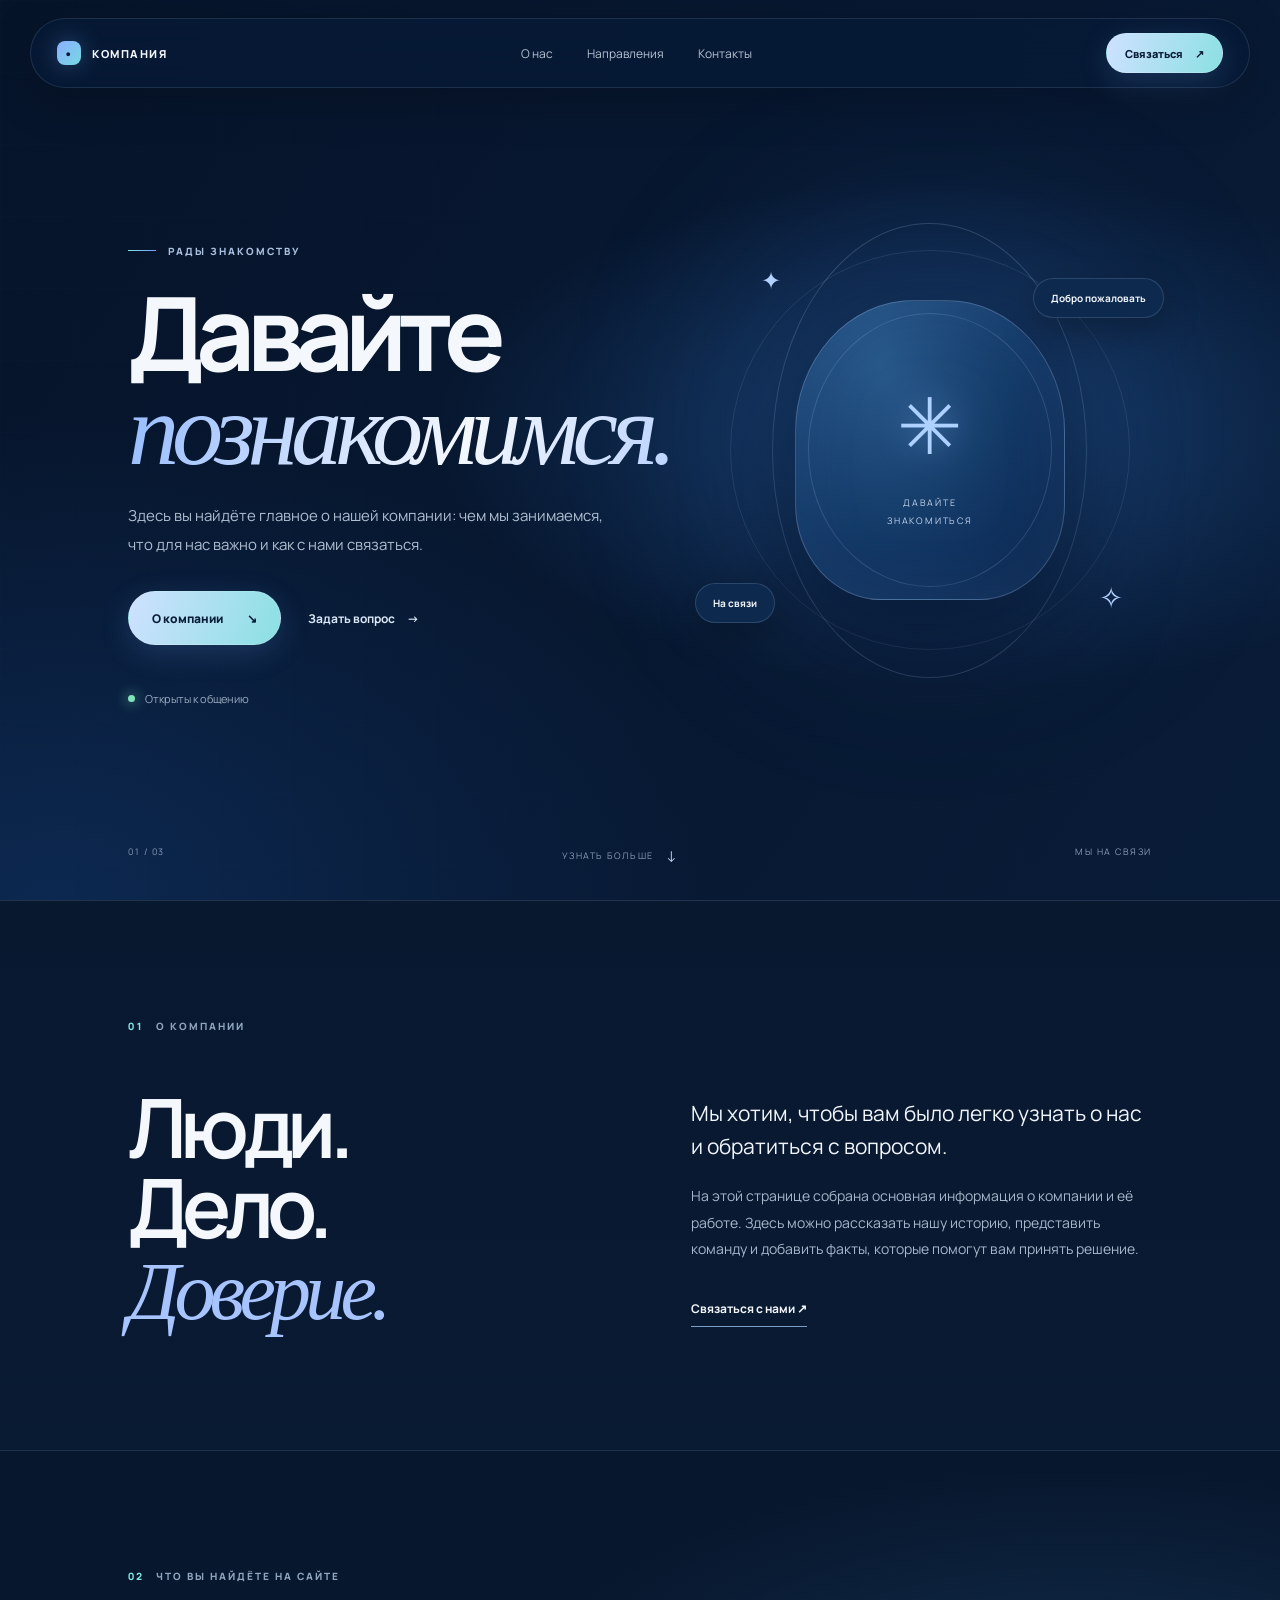
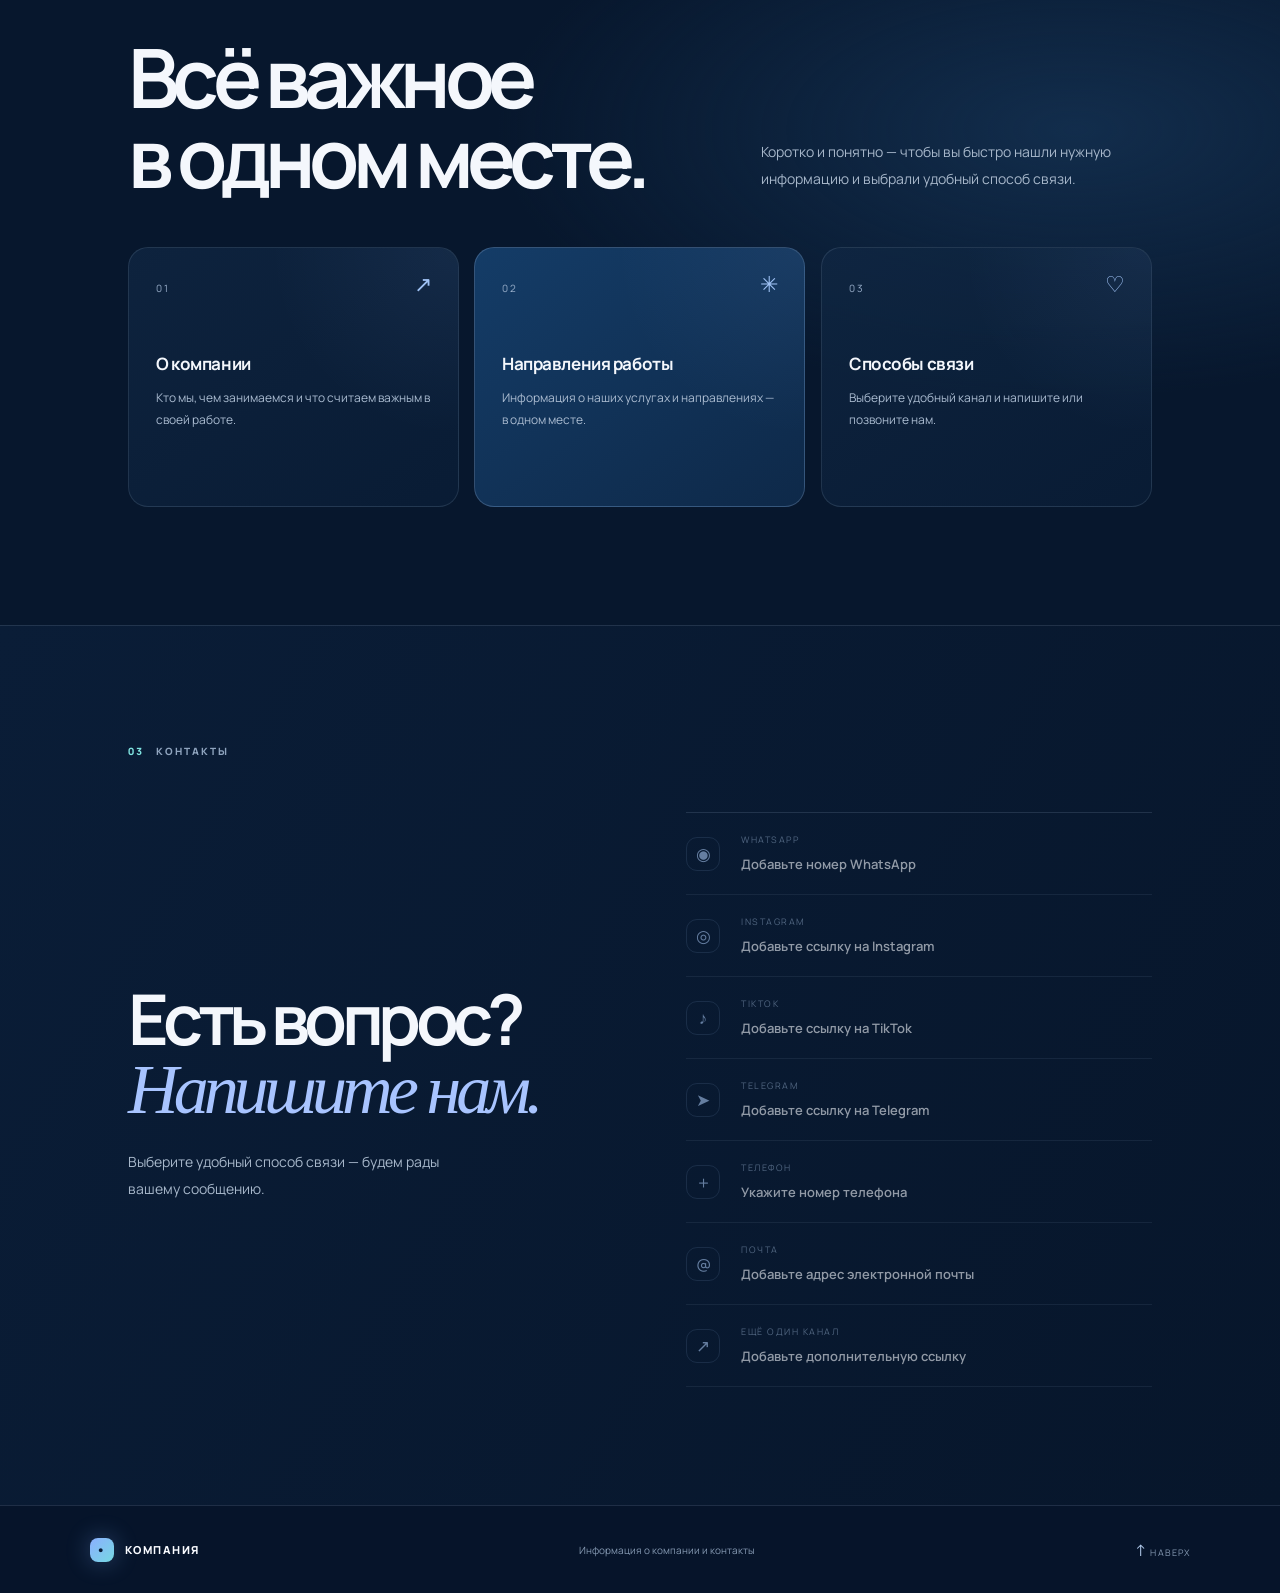
<file: index.html>
<!doctype html>
<html lang="ru">
  <head>
    <meta charset="UTF-8" />
    <meta name="viewport" content="width=device-width, initial-scale=1.0" />
    <meta name="theme-color" content="#071a36" />
    <meta
      name="description"
      content="Краткая информация о нашей компании, направлениях работы и способах связи. Познакомьтесь с нами и задайте свой вопрос."
    />
    <meta property="og:type" content="website" />
    <meta property="og:locale" content="ru_RU" />
    <meta property="og:title" content="О компании — познакомьтесь с нами" />
    <meta
      property="og:description"
      content="Кто мы, чем занимаемся и как с нами связаться."
    />
    <title>О компании — познакомьтесь с нами</title>
    <link rel="icon" type="image/svg+xml" href="assets/favicon.svg" />
    <meta property="og:image" content="assets/images/social-card.svg" />
    <link rel="preconnect" href="https://fonts.googleapis.com" />
    <link rel="preconnect" href="https://fonts.gstatic.com" crossorigin />
    <link
      href="https://fonts.googleapis.com/css2?family=Manrope:wght@400;500;600;700;800&display=swap"
      rel="stylesheet"
    />
    <link rel="stylesheet" href="css/main.css" />
    <link rel="stylesheet" href="css/responsive.css" />
    <link rel="stylesheet" href="css/interactions.css" />
  </head>
  <body>
    <div class="reading-progress" aria-hidden="true">
      <span id="readingProgress"></span>
    </div>
    <header class="topbar">
      <a class="brand" href="#home" aria-label="На главную"
        ><span class="brand-mark">●</span
        ><span data-company-name>КОМПАНИЯ</span></a
      >
      <nav class="nav" id="siteNavigation" aria-label="Основная навигация">
        <a href="#about">О нас</a><a href="#services">Направления</a
        ><a href="#contact">Контакты</a>
      </nav>
      <div class="top-actions">
        <a class="button button-small" href="#contact"
          >Связаться <span>↗</span></a
        ><button
          class="menu-button"
          id="menuButton"
          type="button"
          aria-label="Открыть меню"
          aria-controls="siteNavigation"
          aria-expanded="false"
        >
          <span></span><span></span>
        </button>
      </div>
    </header>
    <main>
      <section class="hero" id="home">
        <div class="hero-glow"></div>
        <div class="hero-copy">
          <p class="eyebrow">
            <span class="eyebrow-line"></span><span>РАДЫ ЗНАКОМСТВУ</span>
          </p>
          <h1>Давайте<br /><em>познакомимся.</em></h1>
          <p class="hero-text" data-company-description>
            Здесь вы найдёте главное о нашей компании: чем мы занимаемся, что
            для нас важно и как с нами связаться.
          </p>
          <div class="hero-actions">
            <a class="button" href="#about">О компании <span>↘</span></a
            ><a class="text-link" href="#contact"
              >Задать вопрос <span>→</span></a
            >
          </div>
          <div class="hero-note">
            <span class="note-dot"></span><span>Открыты к общению</span>
          </div>
        </div>
        <div class="hero-art" aria-hidden="true">
          <div class="orbit orbit-one"></div>
          <div class="orbit orbit-two"></div>
          <div class="art-core">
            <span class="core-star">✳</span
            ><span class="core-label">ДАВАЙТЕ<br />ЗНАКОМИТЬСЯ</span>
          </div>
          <span class="float-tag tag-top">Добро пожаловать</span
          ><span class="float-tag tag-bottom">На связи</span
          ><span class="spark spark-one">✦</span
          ><span class="spark spark-two">✧</span>
        </div>
        <div class="hero-bottom">
          <span>01 / 03</span
          ><a class="scroll-cue" href="#about"
            ><span>УЗНАТЬ БОЛЬШЕ</span><span>↓</span></a
          ><span>МЫ НА СВЯЗИ</span>
        </div>
      </section>
      <section class="about section" id="about">
        <div class="section-kicker"><span>01</span><span>О КОМПАНИИ</span></div>
        <div class="about-grid">
          <h2>Люди.<br />Дело.<br /><em>Доверие.</em></h2>
          <div class="about-copy">
            <p class="lead">
              Мы хотим, чтобы вам было легко узнать о нас и обратиться с
              вопросом.
            </p>
            <p>
              На этой странице собрана основная информация о компании и её
              работе. Здесь можно рассказать нашу историю, представить команду и
              добавить факты, которые помогут вам принять решение.
            </p>
            <a class="under-link" href="#contact">Связаться с нами ↗</a>
          </div>
        </div>
      </section>
      <section class="services section" id="services">
        <div class="section-kicker">
          <span>02</span><span>ЧТО ВЫ НАЙДЁТЕ НА САЙТЕ</span>
        </div>
        <div class="services-heading">
          <h2>Всё важное<br />в одном месте.</h2>
          <p>
            Коротко и понятно — чтобы вы быстро нашли нужную информацию и
            выбрали удобный способ связи.
          </p>
        </div>
        <div class="cards">
          <article class="info-card">
            <span class="card-number">01</span
            ><span class="card-icon" aria-hidden="true">↗</span>
            <h3>О компании</h3>
            <p>Кто мы, чем занимаемся и что считаем важным в своей работе.</p>
          </article>
          <article class="info-card card-highlight">
            <span class="card-number">02</span
            ><span class="card-icon" aria-hidden="true">✳</span>
            <h3>Направления работы</h3>
            <p>Информация о наших услугах и направлениях — в одном месте.</p>
          </article>
          <article class="info-card">
            <span class="card-number">03</span
            ><span class="card-icon" aria-hidden="true">♡</span>
            <h3>Способы связи</h3>
            <p>Выберите удобный канал и напишите или позвоните нам.</p>
          </article>
        </div>
      </section>
      <section class="contact section" id="contact">
        <div class="section-kicker"><span>03</span><span>КОНТАКТЫ</span></div>
        <div class="contact-grid">
          <div>
            <h2>Есть вопрос?<br /><em>Напишите нам.</em></h2>
            <p>Выберите удобный способ связи — будем рады вашему сообщению.</p>
          </div>
          <div class="contact-links">
            <a
              data-contact="whatsapp"
              class="contact-link"
              aria-label="Открыть WhatsApp"
              ><span class="contact-icon" aria-hidden="true">◉</span
              ><span
                ><small>WHATSAPP</small
                ><strong>Добавьте номер WhatsApp</strong></span
              ><span class="link-arrow" aria-hidden="true">↗</span></a
            >
            <a
              data-contact="instagram"
              class="contact-link"
              aria-label="Открыть Instagram"
              ><span class="contact-icon" aria-hidden="true">◎</span
              ><span
                ><small>INSTAGRAM</small
                ><strong>Добавьте ссылку на Instagram</strong></span
              ><span class="link-arrow" aria-hidden="true">↗</span></a
            >
            <a
              data-contact="tiktok"
              class="contact-link"
              aria-label="Открыть TikTok"
              ><span class="contact-icon" aria-hidden="true">♪</span
              ><span
                ><small>TIKTOK</small
                ><strong>Добавьте ссылку на TikTok</strong></span
              ><span class="link-arrow" aria-hidden="true">↗</span></a
            >
            <a
              data-contact="telegram"
              class="contact-link"
              aria-label="Открыть Telegram"
              ><span class="contact-icon" aria-hidden="true">➤</span
              ><span
                ><small>TELEGRAM</small
                ><strong>Добавьте ссылку на Telegram</strong></span
              ><span class="link-arrow" aria-hidden="true">↗</span></a
            >
            <a data-contact="phone" class="contact-link"
              ><span class="contact-icon" aria-hidden="true">＋</span
              ><span
                ><small>ТЕЛЕФОН</small
                ><strong>Укажите номер телефона</strong></span
              ><span class="link-arrow" aria-hidden="true">↗</span></a
            >
            <a data-contact="email" class="contact-link"
              ><span class="contact-icon" aria-hidden="true">@</span
              ><span
                ><small>ПОЧТА</small
                ><strong>Добавьте адрес электронной почты</strong></span
              ><span class="link-arrow" aria-hidden="true">↗</span></a
            >
            <a data-contact="custom" class="contact-link"
              ><span class="contact-icon" aria-hidden="true">↗</span
              ><span
                ><small>ЕЩЁ ОДИН КАНАЛ</small
                ><strong>Добавьте дополнительную ссылку</strong></span
              ><span class="link-arrow" aria-hidden="true">↗</span></a
            >
          </div>
        </div>
      </section>
    </main>
    <footer class="footer">
      <a class="brand" href="#home"
        ><span class="brand-mark">●</span
        ><span data-company-name>КОМПАНИЯ</span></a
      ><span>Информация о компании и контакты</span
      ><a href="#home" class="to-top">↑ <span>НАВЕРХ</span></a>
    </footer>
    <!-- <a class="back-to-top" href="#home" aria-label="Вернуться наверх">↑</a> -->
    <script src="js/site-config.js"></script>
    <script src="js/main.js"></script>
  </body>
</html>
</file>
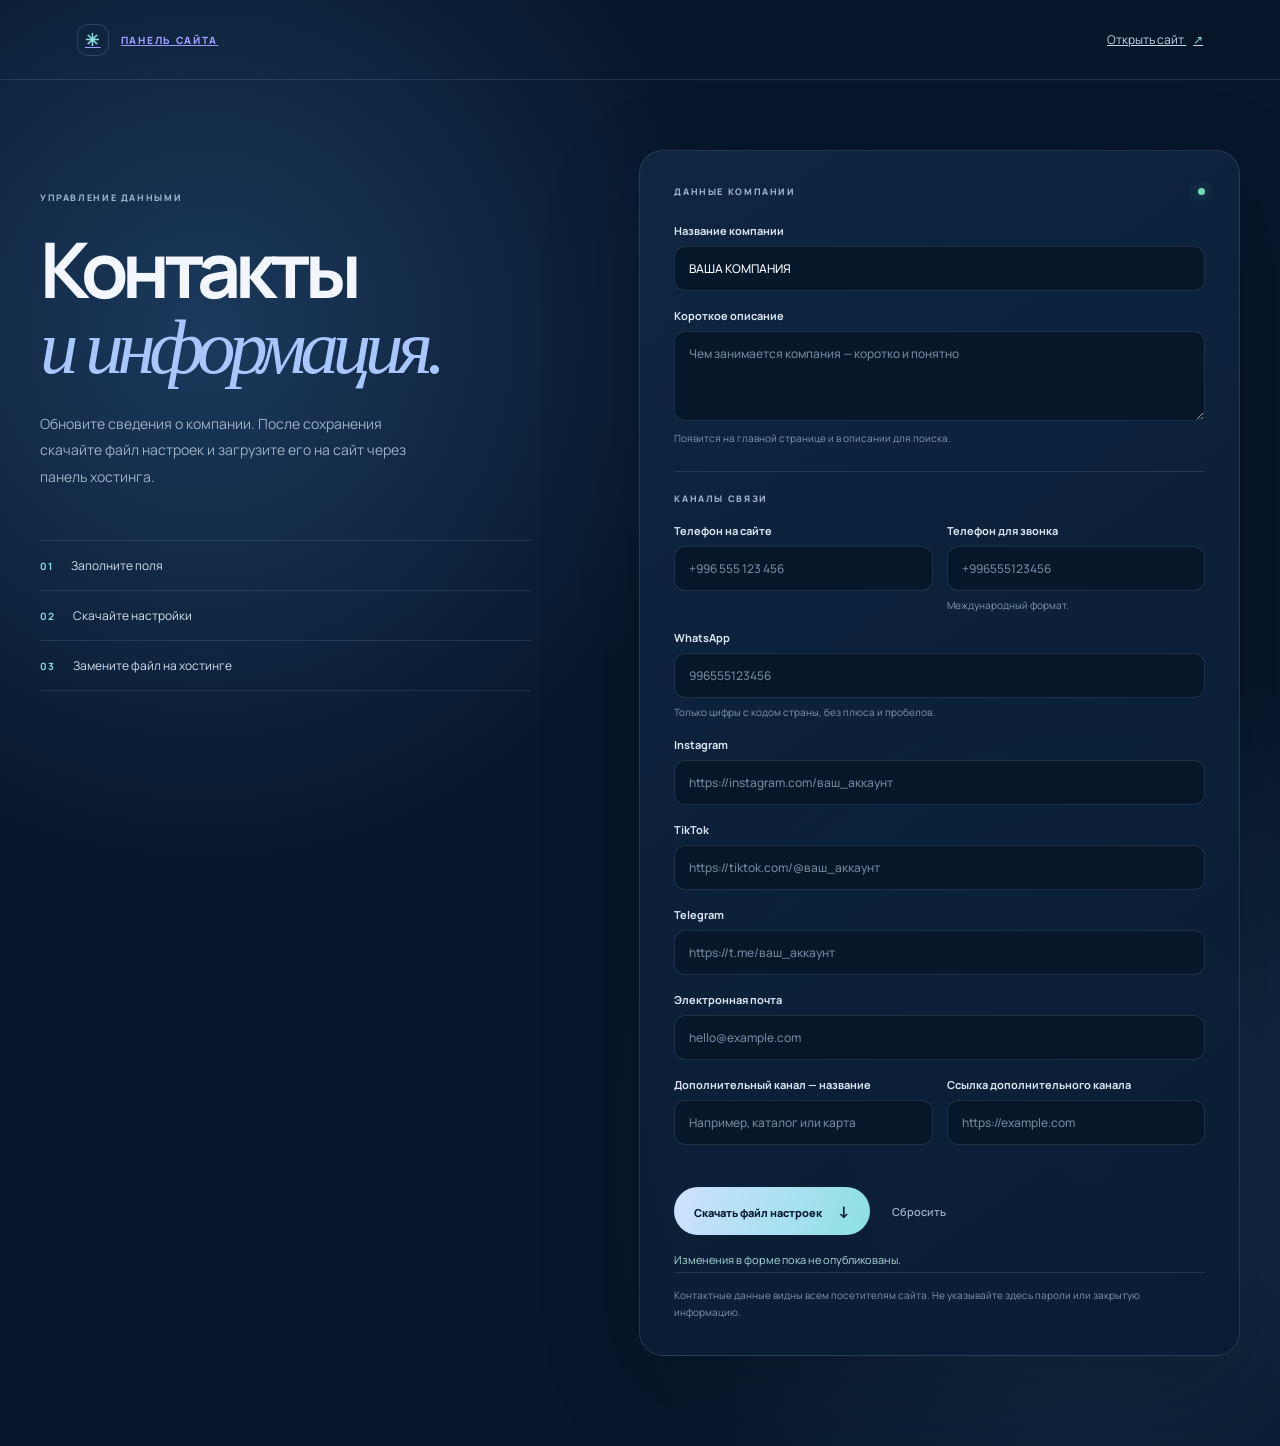
<file: admin/index.html>
<!doctype html>
<html lang="ru">
  <head>
    <meta charset="UTF-8" />
    <meta name="viewport" content="width=device-width, initial-scale=1.0" />
    <meta name="theme-color" content="#07162b" />
    <title>Настройки сайта</title>
    <link rel="icon" type="image/svg+xml" href="../assets/favicon.svg" />
    <link rel="preconnect" href="https://fonts.googleapis.com" />
    <link rel="preconnect" href="https://fonts.gstatic.com" crossorigin />
    <link
      href="https://fonts.googleapis.com/css2?family=Manrope:wght@400;500;600;700;800&display=swap"
      rel="stylesheet"
    />
    <link rel="stylesheet" href="admin.css" />
  </head>
  <body>
    <header class="admin-header">
      <a class="admin-brand" href="../index.html"
        ><span class="brand-icon">✳</span>ПАНЕЛЬ САЙТА</a
      ><a
        class="preview-link"
        href="../index.html"
        target="_blank"
        rel="noopener"
        >Открыть сайт <span>↗</span></a
      >
    </header>
    <main class="admin-layout">
      <section class="intro">
        <span class="eyebrow">УПРАВЛЕНИЕ ДАННЫМИ</span>
        <h1>Контакты<br /><em>и информация.</em></h1>
        <p>
          Обновите сведения о компании. После сохранения скачайте файл настроек
          и загрузите его на сайт через панель хостинга.
        </p>
        <div class="step-list">
          <div><b>01</b><span>Заполните поля</span></div>
          <div><b>02</b><span>Скачайте настройки</span></div>
          <div><b>03</b><span>Замените файл на хостинге</span></div>
        </div>
      </section>
      <form class="settings-card" id="settingsForm">
        <div class="form-heading">
          <span>ДАННЫЕ КОМПАНИИ</span><span class="save-dot"></span>
        </div>
        <label
          >Название компании<input
            name="companyName"
            type="text"
            placeholder="Например, Ателье Нур"
            required
        /></label>
        <label
          >Короткое описание<textarea
            name="companyDescription"
            rows="3"
            placeholder="Чем занимается компания — коротко и понятно"
          ></textarea
          ><small
            >Появится на главной странице и в описании для поиска.</small
          ></label
        >
        <div class="form-divider"><span>КАНАЛЫ СВЯЗИ</span></div>
        <div class="field-grid">
          <label
            >Телефон на сайте<input
              name="phoneDisplay"
              type="text"
              placeholder="+996 555 123 456" /></label
          ><label
            >Телефон для звонка<input
              name="phoneNumber"
              type="tel"
              placeholder="+996555123456"
            /><small>Международный формат.</small></label
          >
        </div>
        <label
          >WhatsApp<input
            name="whatsappNumber"
            type="tel"
            placeholder="996555123456"
          /><small
            >Только цифры с кодом страны, без плюса и пробелов.</small
          ></label
        >
        <label
          >Instagram<input
            name="instagramUrl"
            type="url"
            placeholder="https://instagram.com/ваш_аккаунт"
        /></label>
        <label
          >TikTok<input
            name="tiktokUrl"
            type="url"
            placeholder="https://tiktok.com/@ваш_аккаунт"
        /></label>
        <label
          >Telegram<input
            name="telegramUrl"
            type="url"
            placeholder="https://t.me/ваш_аккаунт"
        /></label>
        <label
          >Электронная почта<input
            name="email"
            type="email"
            placeholder="hello@example.com"
        /></label>
        <div class="field-grid">
          <label
            >Дополнительный канал — название<input
              name="customLinkLabel"
              type="text"
              placeholder="Например, каталог или карта" /></label
          ><label
            >Ссылка дополнительного канала<input
              name="customLinkUrl"
              type="url"
              placeholder="https://example.com"
          /></label>
        </div>
        <div class="form-actions">
          <button class="download-button" type="submit">
            Скачать файл настроек <span>↓</span></button
          ><button class="reset-button" type="reset">Сбросить</button>
        </div>
        <p class="form-status" id="formStatus" role="status" aria-live="polite">
          Изменения в форме пока не опубликованы.
        </p>
        <p class="privacy-note">
          Контактные данные видны всем посетителям сайта. Не указывайте здесь
          пароли или закрытую информацию.
        </p>
      </form>
    </main>
    <script src="../js/site-config.js"></script>
    <script src="admin.js"></script>
  </body>
</html>
</file>
<file: css/main.css>
:root{color-scheme:dark;--navy:#06142a;--navy-deep:#030c1a;--surface:#0b1c35;--surface-2:#102644;--line:rgba(199,220,250,.13);--text:#f4f7fc;--muted:#9aacbf;--blue:#719dff;--cyan:#80e4e1;--accent:#a8c4ff;--radius:24px}*{box-sizing:border-box}html{scroll-behavior:smooth;scroll-padding-top:100px}body{margin:0;background:var(--navy);color:var(--text);font-family:Manrope,Inter,Arial,sans-serif;overflow-x:hidden}body::selection{background:#719dff;color:#071a36}a{color:inherit;text-decoration:none}button{font:inherit}.topbar{position:fixed;z-index:20;top:18px;left:50%;width:min(1220px,calc(100% - 48px));height:70px;transform:translateX(-50%);padding:0 26px;display:flex;align-items:center;justify-content:space-between;border:1px solid #b3ceee22;border-radius:999px;background:rgba(5,18,38,.72);backdrop-filter:blur(22px);box-shadow:0 12px 48px #0003}.brand{display:flex;gap:11px;align-items:center;font-size:11px;font-weight:800;letter-spacing:.14em;white-space:nowrap}.brand-mark{width:24px;height:24px;border-radius:8px;display:grid;place-items:center;background:linear-gradient(135deg,#8cafff,#75d8e2);color:#071a36;font-size:9px;box-shadow:0 0 24px #80b2ff55}.nav{display:flex;gap:34px}.nav a{position:relative;color:#b6c3d4;font-size:12px;transition:color .2s}.nav a:hover,.nav a.active{color:white}.top-actions{display:flex;align-items:center;gap:14px}.button{height:54px;padding:0 23px;border:1px solid #ffffff20;border-radius:999px;background:linear-gradient(110deg,#cfe1ff,#8be0e3);color:#071a36;display:inline-flex;align-items:center;justify-content:center;gap:24px;font-size:12px;font-weight:800;box-shadow:0 8px 30px #72aaff2e;transition:transform .25s,box-shadow .25s,filter .25s}.button:hover{transform:translateY(-3px);box-shadow:0 14px 36px #72aaff55;filter:brightness(1.05)}.button-small{height:40px;padding:0 18px;gap:12px;font-size:11px}.menu-button{display:none;border:0;background:transparent;color:var(--text);cursor:pointer}.hero{position:relative;isolation:isolate;min-height:800px;height:100svh;max-height:1020px;padding:150px max(10%,calc((100% - 1240px)/2)) 110px;display:flex;align-items:center;overflow:hidden;background:radial-gradient(ellipse at 76% 48%,#163b6a 0,transparent 39%),radial-gradient(ellipse at 4% 100%,#0c2850 0,transparent 38%),linear-gradient(125deg,#06142a 0%,#071831 55%,#091c37 100%)}.hero::before{content:"";position:absolute;inset:0;z-index:-1;background-image:linear-gradient(#c6d9f00a 1px,transparent 1px),linear-gradient(90deg,#c6d9f00a 1px,transparent 1px);background-size:72px 72px;mask-image:linear-gradient(90deg,#0008,transparent 90%);opacity:.45}.hero::after{content:"";position:absolute;z-index:-1;right:0;top:0;width:42%;height:100%;background:linear-gradient(90deg,transparent,#071a3630);pointer-events:none}.hero-copy{position:relative;z-index:2;max-width:620px}.eyebrow,.section-kicker{display:flex;align-items:center;gap:12px;color:#aac1e0;font-size:10px;font-weight:800;letter-spacing:.2em}.eyebrow-line{width:28px;height:1px;background:linear-gradient(90deg,var(--cyan),var(--blue))}.hero h1{font-size:clamp(60px,8vw,108px);line-height:.91;letter-spacing:-.085em;margin:28px 0 26px;font-weight:700}.hero h1 em,h2 em{font-family:Georgia,serif;font-weight:400;color:#a8c4ff;letter-spacing:-.07em}.hero-text{max-width:490px;font-size:15px;line-height:1.9;color:#afbdd0}.hero-actions{display:flex;align-items:center;gap:27px;margin-top:32px}.text-link{display:flex;gap:12px;align-items:center;color:#dce8f7;font-size:12px;font-weight:700;transition:color .2s}.text-link:hover{color:var(--cyan)}.hero-note{display:flex;align-items:center;gap:10px;color:#9bacbf;font-size:11px;margin-top:46px}.note-dot{width:7px;height:7px;border-radius:50%;background:#80e4b8;box-shadow:0 0 13px #80e4b8}.hero-art{position:absolute;width:470px;height:470px;right:max(9%,calc((100% - 1250px)/2));top:50%;transform:translateY(-50%);display:grid;place-items:center}.orbit{position:absolute;border:1px solid #bdd5f51e;border-radius:50%}.orbit-one{width:400px;height:400px}.orbit-two{width:315px;height:455px;border-color:#bdd5f532}.art-core{width:270px;height:300px;border-radius:44% 44% 32% 32%;background:radial-gradient(ellipse at 32% 22%,#2c5784,#14345c 60%,#0b2140);border:1px solid #c7ddfa42;box-shadow:0 34px 100px #020d1d91,inset 0 0 65px #75a8e51f;display:flex;flex-direction:column;align-items:center;justify-content:center;gap:17px}.core-star{font-size:78px;color:#b1d2ff;text-shadow:0 0 35px #a0c9ff70}.core-label{font-size:9px;line-height:1.9;letter-spacing:.2em;text-align:center;color:#c4d4e9}.float-tag{position:absolute;background:#10294a;border:1px solid #b3ceee2d;border-radius:999px;padding:12px 17px;font-size:10px;font-weight:700;box-shadow:0 12px 36px #0004}.tag-top{top:63px;right:1px}.tag-bottom{bottom:62px;left:0}.spark{position:absolute;color:#b6d1ff}.spark-one{top:48px;left:66px;font-size:24px}.spark-two{right:42px;bottom:68px;font-size:29px}.hero-glow{position:absolute;width:410px;height:410px;border-radius:50%;background:#3473c331;filter:blur(85px);right:11%;top:25%;z-index:-1}.hero-bottom{position:absolute;left:max(10%,calc((100% - 1240px)/2));right:max(10%,calc((100% - 1240px)/2));bottom:34px;display:flex;justify-content:space-between;color:#899cb6;font-size:9px;letter-spacing:.17em}.scroll-cue{display:flex;gap:12px;align-items:center}.scroll-cue span:last-child{font-size:15px;color:#c2d7f5}.section{position:relative;padding:118px max(10%,calc((100% - 1240px)/2));border-top:1px solid var(--line)}.section-kicker{margin-bottom:54px}.section-kicker span:first-child{color:var(--cyan);font-variant-numeric:tabular-nums}.section-kicker span:last-child{color:#8fa4be}.about{background:linear-gradient(180deg,#08182f,#091a33)}.about-grid{display:grid;grid-template-columns:1fr 1fr;gap:10%;align-items:center}.about h2,.services h2,.contact h2{font-size:clamp(52px,6.4vw,82px);line-height:.98;letter-spacing:-.08em;margin:0;font-weight:650}.about-copy{padding-top:5px;max-width:500px}.about-copy p,.services-heading p,.contact-grid>div:first-child>p{color:#a7b7ca;line-height:1.9;font-size:14px}.about-copy .lead{font-size:21px;line-height:1.55;color:#f0f5fb;margin-top:0}.under-link{display:inline-flex;margin-top:23px;padding:0 0 9px;border-bottom:1px solid #7b9fc9;font-size:12px;font-weight:700}.services{background:radial-gradient(ellipse at 84% 36%,#122d4c 0,transparent 38%),#07172d}.services-heading{display:flex;align-items:flex-end;justify-content:space-between;margin-bottom:50px}.services-heading p{max-width:350px;margin:0 4% 5px 24px}.cards{display:grid;grid-template-columns:repeat(3,1fr);gap:15px}.info-card{min-height:260px;padding:27px;border:1px solid #c0d8f020;border-radius:20px;background:linear-gradient(145deg,#102743c9,#0a1e37c9);position:relative;overflow:hidden}.info-card::before{content:"";position:absolute;inset:0;background:radial-gradient(circle at 100% 0,#8ebaff12,transparent 45%);pointer-events:none}.card-highlight{background:linear-gradient(145deg,#143c67,#0e2949);border-color:#b5d0f538}.card-number{font-size:10px;color:#9bb0cb;letter-spacing:.15em}.card-icon{position:absolute;right:26px;top:21px;color:#9fc2f5;font-size:22px}.info-card h3{font-size:17px;margin:55px 0 10px;letter-spacing:-.025em}.info-card p{font-size:12px;line-height:1.8;color:#aabbd0;max-width:280px}.contact{background:linear-gradient(120deg,#0a1d37,#07162b)}.contact-grid{display:grid;grid-template-columns:1fr 1fr;gap:9%;align-items:center}.contact h2{font-size:clamp(44px,5.5vw,70px)}.contact-grid>div:first-child>p{max-width:340px;margin-top:24px}.contact-links{border-top:1px solid var(--line)}.contact-link{min-height:82px;border-bottom:1px solid var(--line);display:grid;grid-template-columns:45px 1fr 25px;align-items:center;gap:10px;transition:padding .22s,border-color .22s}.contact-link:hover{padding-left:8px;border-color:#8bb4e555}.contact-icon{width:34px;height:34px;border:1px solid #85a8d440;border-radius:11px;display:grid;place-items:center;color:#a8c7f2;font-size:17px}.contact-link small{display:block;font-size:9px;color:#849cb9;letter-spacing:.17em;margin-bottom:6px}.contact-link strong{font-size:13px;font-weight:600}.link-arrow{color:#9bbbea}.footer{min-height:88px;padding:20px max(7%,calc((100% - 1320px)/2));border-top:1px solid var(--line);display:flex;align-items:center;justify-content:space-between;color:#8599b2;font-size:10px}.footer .brand{color:#f9fbff}.to-top{font-size:9px;letter-spacing:.13em}.to-top:first-letter{font-size:16px;color:#b5ceef}.menu-button span{display:block}.reading-progress{z-index:25}
</file>
<file: css/responsive.css>
@media(max-width:1000px){.hero{padding-left:8%;padding-right:8%}.hero-art{right:2%;opacity:.7;transform:translate(12%,-50%) scale(.85)}.hero-copy{max-width:550px}.hero h1{font-size:clamp(58px,9vw,90px)}.hero-bottom{left:8%;right:8%}.section{padding:95px 8%}.topbar{width:calc(100% - 40px);padding:0 22px}.nav{gap:22px}.nav a{font-size:11px}.about-grid,.contact-grid{gap:6%}}
@media(max-width:680px){html{scroll-padding-top:82px}.topbar{top:10px;width:calc(100% - 20px);height:62px;padding:0 16px}.brand{font-size:9px;letter-spacing:.1em}.brand-mark{width:22px;height:22px}.nav{display:none;position:absolute;top:69px;left:0;right:0;padding:18px 22px;background:rgba(8,25,48,.98);border:1px solid var(--line);border-radius:18px;flex-direction:column;gap:20px}.nav.open{display:flex}.nav a{font-size:13px}.top-actions{gap:8px}.top-actions .button{display:none}.menu-button{display:flex;flex-direction:column;gap:5px}.hero{height:auto;min-height:790px;padding:136px 7% 100px;align-items:flex-start}.hero-art{width:300px;height:300px;right:-62px;top:auto;bottom:65px;transform:none;opacity:.7}.orbit-one{width:258px;height:258px}.orbit-two{width:208px;height:290px}.art-core{width:175px;height:190px}.core-star{font-size:50px}.core-label{font-size:7px}.tag-top{top:12px;right:10px}.tag-bottom{bottom:16px;left:1px}.spark-one{top:13px;left:18px}.spark-two{right:9px;bottom:20px}.hero-copy{max-width:100%}.hero h1{font-size:clamp(50px,13vw,72px)}.hero-text{font-size:13px;max-width:390px}.hero-note{margin-top:28px}.hero-bottom{left:7%;right:7%;font-size:8px}.hero-bottom>span:first-child{display:none}.section{padding:76px 7%}.section-kicker{margin-bottom:40px}.about-grid,.contact-grid{grid-template-columns:1fr;gap:33px}.about h2,.services h2{font-size:56px}.about-copy .lead{font-size:18px}.services-heading{display:block}.services-heading p{margin:20px 0 0}.cards{grid-template-columns:1fr;gap:10px}.info-card{min-height:205px}.info-card h3{margin-top:40px}.contact h2{font-size:47px}.contact-grid{gap:30px}.contact-link{min-height:76px}.footer{padding:20px 7%;flex-wrap:wrap;gap:14px}.footer>span{order:3;width:100%}.back-to-top{right:15px;bottom:15px}}
@media(hover:none){.info-card:hover{transform:none;box-shadow:none}.info-card:hover .card-icon{transform:none}}
</file>
<file: css/interactions.css>
/* Интерактивность и движения */
.topbar{position:fixed;background:rgba(7,26,54,.82);backdrop-filter:blur(18px);-webkit-backdrop-filter:blur(18px);transition:background .25s}
.nav a{position:relative}.nav a::after{content:"";position:absolute;left:0;right:100%;bottom:-8px;height:1px;background:var(--accent);transition:right .2s}.nav a:hover::after,.nav a.active::after{right:0}.nav a.active{color:#fff}
.reading-progress{position:fixed;z-index:10;top:0;left:0;right:0;height:2px;pointer-events:none}.reading-progress span{display:block;width:100%;height:100%;background:var(--accent);transform:scaleX(0);transform-origin:left;will-change:transform}
.menu-button{width:38px;height:38px;align-items:center;justify-content:center;flex-direction:column;gap:5px}.menu-button span{height:1px;width:20px;background:#edf4ff;transition:transform .2s}.menu-button[aria-expanded=true] span:first-child{transform:translateY(3px) rotate(45deg)}.menu-button[aria-expanded=true] span:last-child{transform:translateY(-3px) rotate(-45deg)}
.reveal{opacity:0;transform:translateY(24px);transition:opacity .75s ease,transform .75s cubic-bezier(.2,.7,.2,1)}.reveal.is-visible{opacity:1;transform:none}.info-card:nth-child(2){transition-delay:.12s}.info-card:nth-child(3){transition-delay:.24s}
.back-to-top{position:fixed;right:25px;bottom:25px;width:44px;height:44px;display:grid;place-items:center;background:#eaf1fb;color:var(--navy);font-size:20px;z-index:4;opacity:0;pointer-events:none;transform:translateY(8px);transition:opacity .2s,transform .2s}.back-to-top.visible{opacity:1;pointer-events:auto;transform:none}
.contact-link:focus-visible,.button:focus-visible,.text-link:focus-visible,.nav a:focus-visible,.under-link:focus-visible,.menu-button:focus-visible,.back-to-top:focus-visible{outline:2px solid var(--accent);outline-offset:4px}
.contact-link-unconfigured{opacity:.58;cursor:default}.contact-link-unconfigured:hover{padding-left:0}.contact-link-unconfigured .link-arrow{opacity:0}
.hero-art{translate:var(--parallax-x,0) var(--parallax-y,0);transition:translate .25s ease-out;filter:saturate(1.12)}.orbit{transform-origin:center;will-change:transform}.orbit-one{animation:orbitSpin 36s linear infinite}.orbit-two{animation:orbitSpin 48s linear infinite reverse}.art-core{position:relative;overflow:hidden;animation:coreGlow 5s ease-in-out infinite}.art-core::after{content:"";position:absolute;inset:12px;border:1px solid #b4d0f22b;border-radius:50%;animation:ringPulse 4s ease-in-out infinite}.core-star{animation:starTurn 20s linear infinite}.float-tag{backdrop-filter:blur(8px);animation:tagFloat 5s ease-in-out infinite}.tag-bottom{animation-delay:-2.5s}.spark-one{animation:sparkle 3s ease-in-out infinite}.spark-two{animation:sparkle 3.6s ease-in-out infinite reverse}
.info-card{transform-style:preserve-3d;transition:transform .35s cubic-bezier(.2,.7,.2,1),border-color .3s,box-shadow .3s;transform:perspective(900px) rotateX(var(--tilt-x,0deg)) rotateY(var(--tilt-y,0deg))}.info-card:hover{transform:perspective(900px) rotateX(var(--tilt-x,0deg)) rotateY(var(--tilt-y,0deg)) translateY(-7px);border-color:#8db9ff70;box-shadow:0 22px 55px #020b18a8}.info-card .card-icon{transition:transform .35s}.info-card:hover .card-icon{transform:rotate(12deg) scale(1.15)}
@keyframes orbitSpin{to{rotate:1turn}}@keyframes starTurn{to{rotate:1turn}}@keyframes tagFloat{0%,100%{translate:0 0}50%{translate:0 -8px}}@keyframes sparkle{0%,100%{opacity:.45;scale:.8}50%{opacity:1;scale:1.15}}@keyframes coreGlow{0%,100%{box-shadow:0 35px 100px #020d1d80,inset 0 0 55px #5c8dc322}50%{box-shadow:0 35px 100px #020d1d80,inset 0 0 80px #7baeff38}}@keyframes ringPulse{0%,100%{scale:1;opacity:.5}50%{scale:.94;opacity:1}}
@media(prefers-reduced-motion:reduce){html{scroll-behavior:auto}*,*::before,*::after{animation-duration:.01ms!important;animation-iteration-count:1!important;transition-duration:.01ms!important;scroll-behavior:auto!important}.reveal{opacity:1;transform:none}.hero-art{translate:0 0}}
.hero-glow{animation:glowDrift 12s ease-in-out infinite alternate}.hero h1 em{background:linear-gradient(110deg,#94baff 0%,#f4f8ff 32%,#94baff 65%);background-size:200% auto;color:transparent;background-clip:text;-webkit-background-clip:text;animation:textShine 8s ease-in-out infinite}@keyframes glowDrift{from{transform:scale(.82) translate(-16px,8px);opacity:.55}to{transform:scale(1.15) translate(12px,-10px);opacity:1}}@keyframes textShine{0%,100%{background-position:0% 50%}50%{background-position:100% 50%}}
</file>
<file: admin/admin.css>
:root{color-scheme:dark;--bg:#07162b;--panel:#0d2039;--line:#bdd4ef22;--text:#f3f7fd;--muted:#9db0c6;--accent:#8bdde0;--blue:#a9c6ff}*{box-sizing:border-box}body{min-height:100vh;margin:0;color:var(--text);background:radial-gradient(ellipse at 16% 23%,#1b3a5c 0,transparent 34%),radial-gradient(ellipse at 85% 80%,#17324d 0,transparent 31%),var(--bg);font-family:Manrope,Arial,sans-serif}.admin-header{height:80px;padding:0 max(6%,calc((100% - 1240px)/2));display:flex;align-items:center;justify-content:space-between;border-bottom:1px solid var(--line)}.admin-brand{display:flex;align-items:center;gap:12px;font-size:10px;letter-spacing:.17em;font-weight:800}.brand-icon{width:32px;height:32px;border:1px solid #a8c5e933;border-radius:11px;display:grid;place-items:center;color:var(--accent);font-size:17px}.preview-link{font-size:12px;color:#c7d7e9}.preview-link span{margin-left:7px;color:var(--accent)}.admin-layout{width:min(1200px,calc(100% - 48px));margin:70px auto 90px;display:grid;grid-template-columns:.9fr 1.1fr;gap:9%;align-items:start}.intro{position:sticky;top:70px;padding-top:34px}.eyebrow,.form-heading,.form-divider{font-size:9px;letter-spacing:.18em;font-weight:800;color:#9db4d0}.intro h1{font-size:clamp(48px,6vw,78px);line-height:.98;letter-spacing:-.08em;margin:25px 0}.intro h1 em{font-family:Georgia,serif;color:var(--blue);font-weight:400}.intro>p{max-width:400px;font-size:14px;line-height:1.9;color:var(--muted)}.step-list{margin-top:50px;border-top:1px solid var(--line)}.step-list div{padding:16px 0;border-bottom:1px solid var(--line);display:flex;gap:18px;align-items:center;font-size:12px;color:#d4e0ee}.step-list b{font-size:10px;color:var(--accent);letter-spacing:.1em}.settings-card{padding:34px;border:1px solid #c0d7f022;border-radius:24px;background:linear-gradient(145deg,#102743eb,#0a1c33eb);box-shadow:0 30px 100px #0003}.form-heading{display:flex;justify-content:space-between;align-items:center;margin-bottom:25px}.save-dot{width:7px;height:7px;border-radius:50%;background:#70dcb3;box-shadow:0 0 12px #70dcb377}.settings-card label{display:block;margin:0 0 17px;font-size:11px;font-weight:700;color:#dbe6f4}.settings-card input,.settings-card textarea{width:100%;margin-top:8px;padding:13px 14px;border:1px solid #b7cee522;border-radius:11px;background:#07172a;color:#f4f7fc;font:500 12px Manrope;outline:none;transition:border-color .2s,box-shadow .2s}.settings-card textarea{resize:vertical;min-height:90px}.settings-card input:focus,.settings-card textarea:focus{border-color:#83d9de99;box-shadow:0 0 0 3px #83d9de16}.settings-card input::placeholder,.settings-card textarea::placeholder{color:#71859d}.settings-card small{display:block;margin-top:6px;color:#8196ae;font-size:10px;font-weight:400;line-height:1.6}.form-divider{margin:25px 0 18px;padding-top:20px;border-top:1px solid var(--line)}.field-grid{display:grid;grid-template-columns:1fr 1fr;gap:14px}.form-actions{display:flex;align-items:center;gap:16px;margin-top:25px}.download-button{height:48px;padding:0 20px;border:0;border-radius:999px;background:linear-gradient(110deg,#cfe1ff,#8be0e3);color:#071a36;font:800 11px Manrope;cursor:pointer;transition:transform .2s,box-shadow .2s}.download-button:hover{transform:translateY(-2px);box-shadow:0 10px 28px #7dcbdc4d}.download-button span{padding-left:14px;font-size:16px}.reset-button{border:0;background:transparent;color:#9db0c6;font:600 11px Manrope;cursor:pointer}.form-status{min-height:20px;margin:17px 0 0;color:#a7d9d3;font-size:11px}.privacy-note{padding-top:14px;margin:0;border-top:1px solid var(--line);color:#8194aa;font-size:10px;line-height:1.7}@media(max-width:850px){.admin-layout{grid-template-columns:1fr;gap:36px;margin-top:38px}.intro{position:static;padding-top:0}.intro h1{font-size:58px}.step-list{display:grid;grid-template-columns:repeat(3,1fr);gap:12px}.step-list div{align-items:flex-start;font-size:10px;line-height:1.6}}@media(max-width:560px){.admin-header{height:66px;padding:0 18px}.admin-layout{width:calc(100% - 30px);margin:30px auto 50px}.intro h1{font-size:48px}.intro>p{font-size:13px}.step-list{grid-template-columns:1fr;gap:0;margin-top:30px}.step-list div{align-items:center;font-size:11px}.settings-card{padding:22px 18px;border-radius:19px}.field-grid{grid-template-columns:1fr;gap:0}.form-actions{align-items:flex-start;flex-direction:column}.download-button{width:100%}}
</file>
